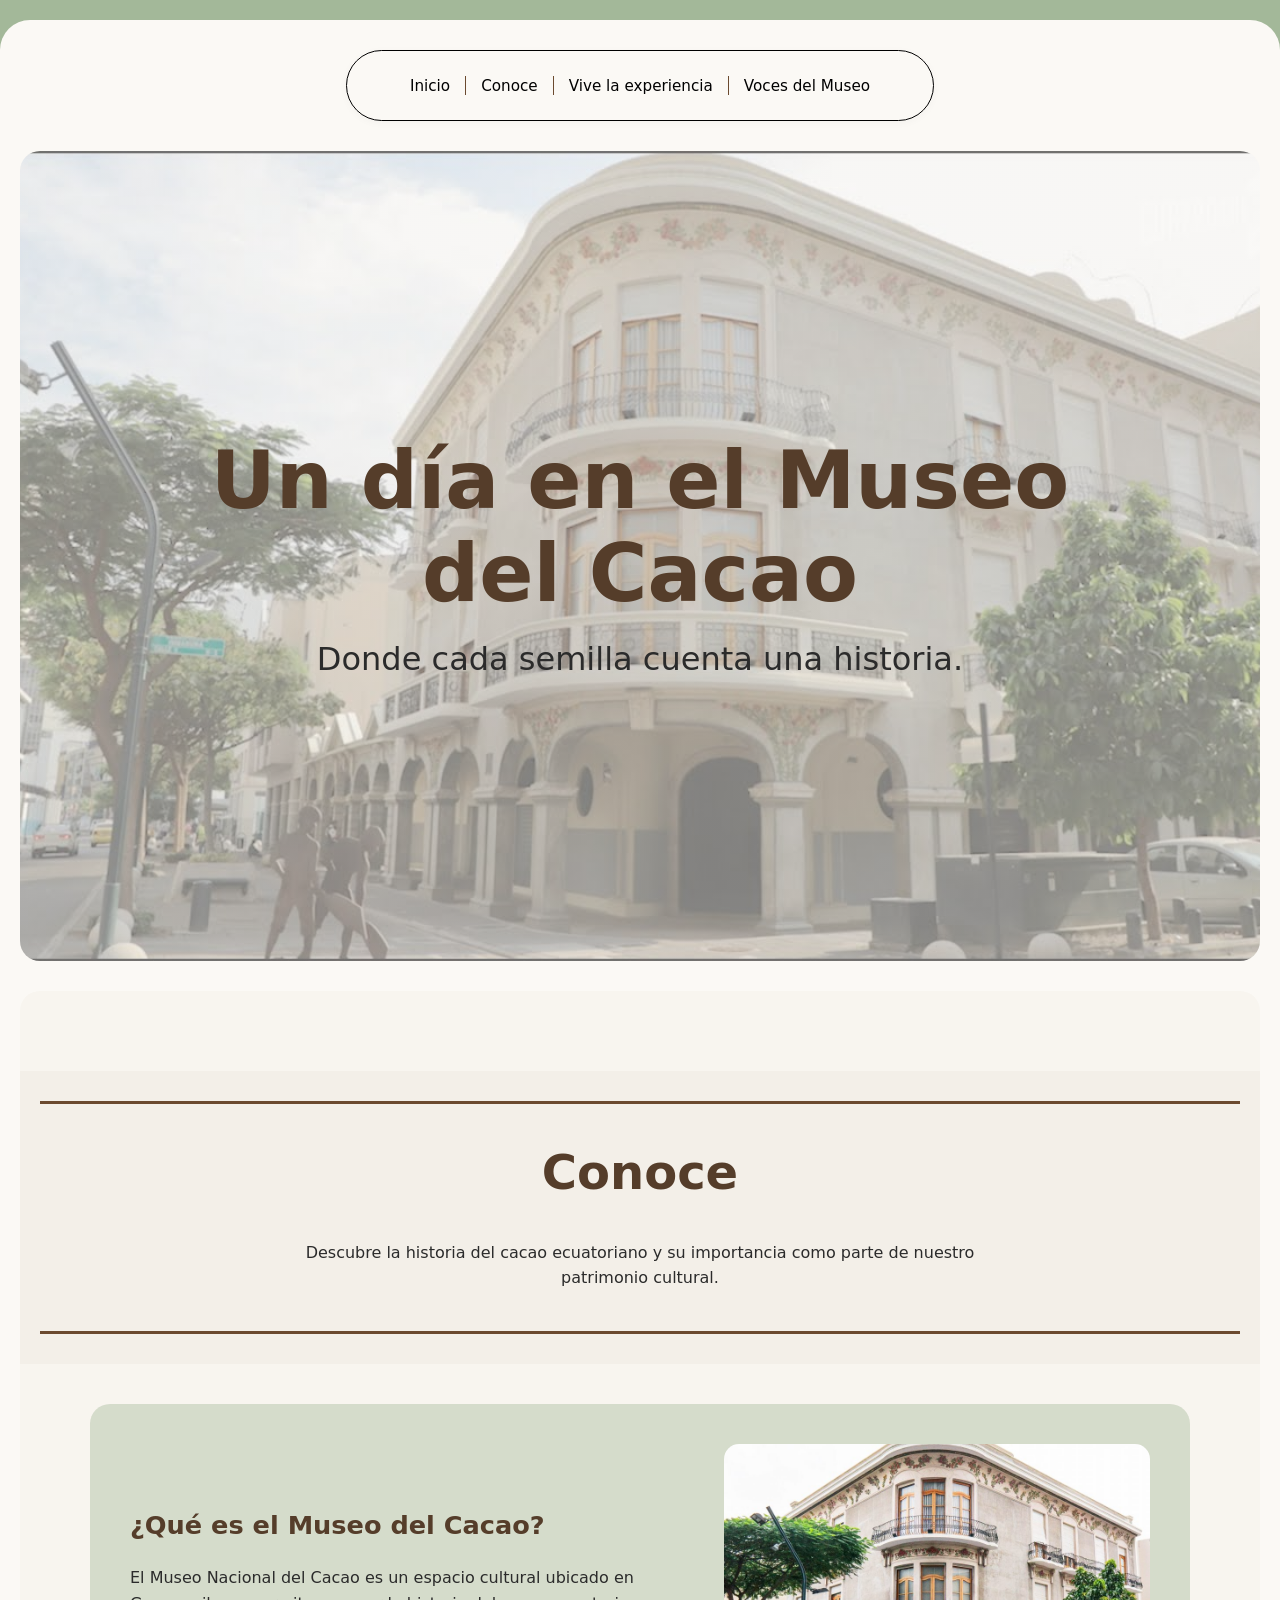
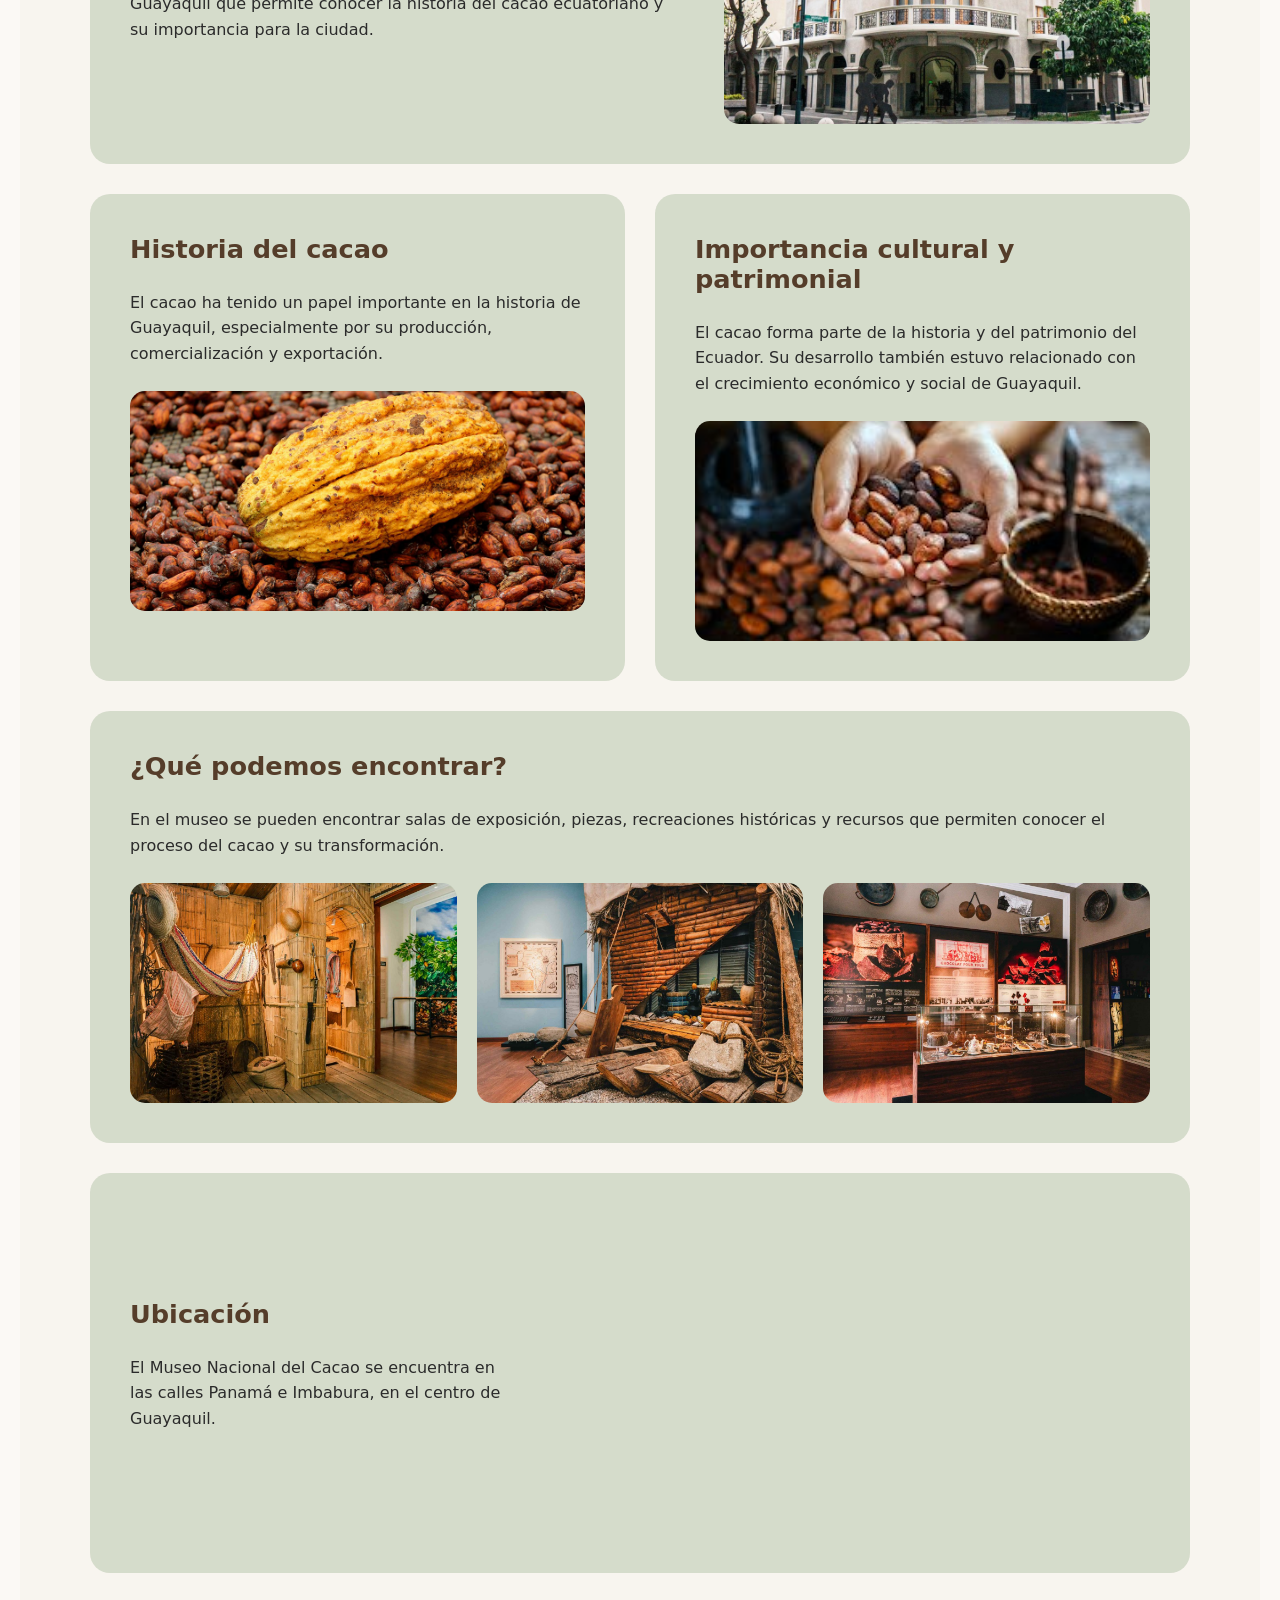
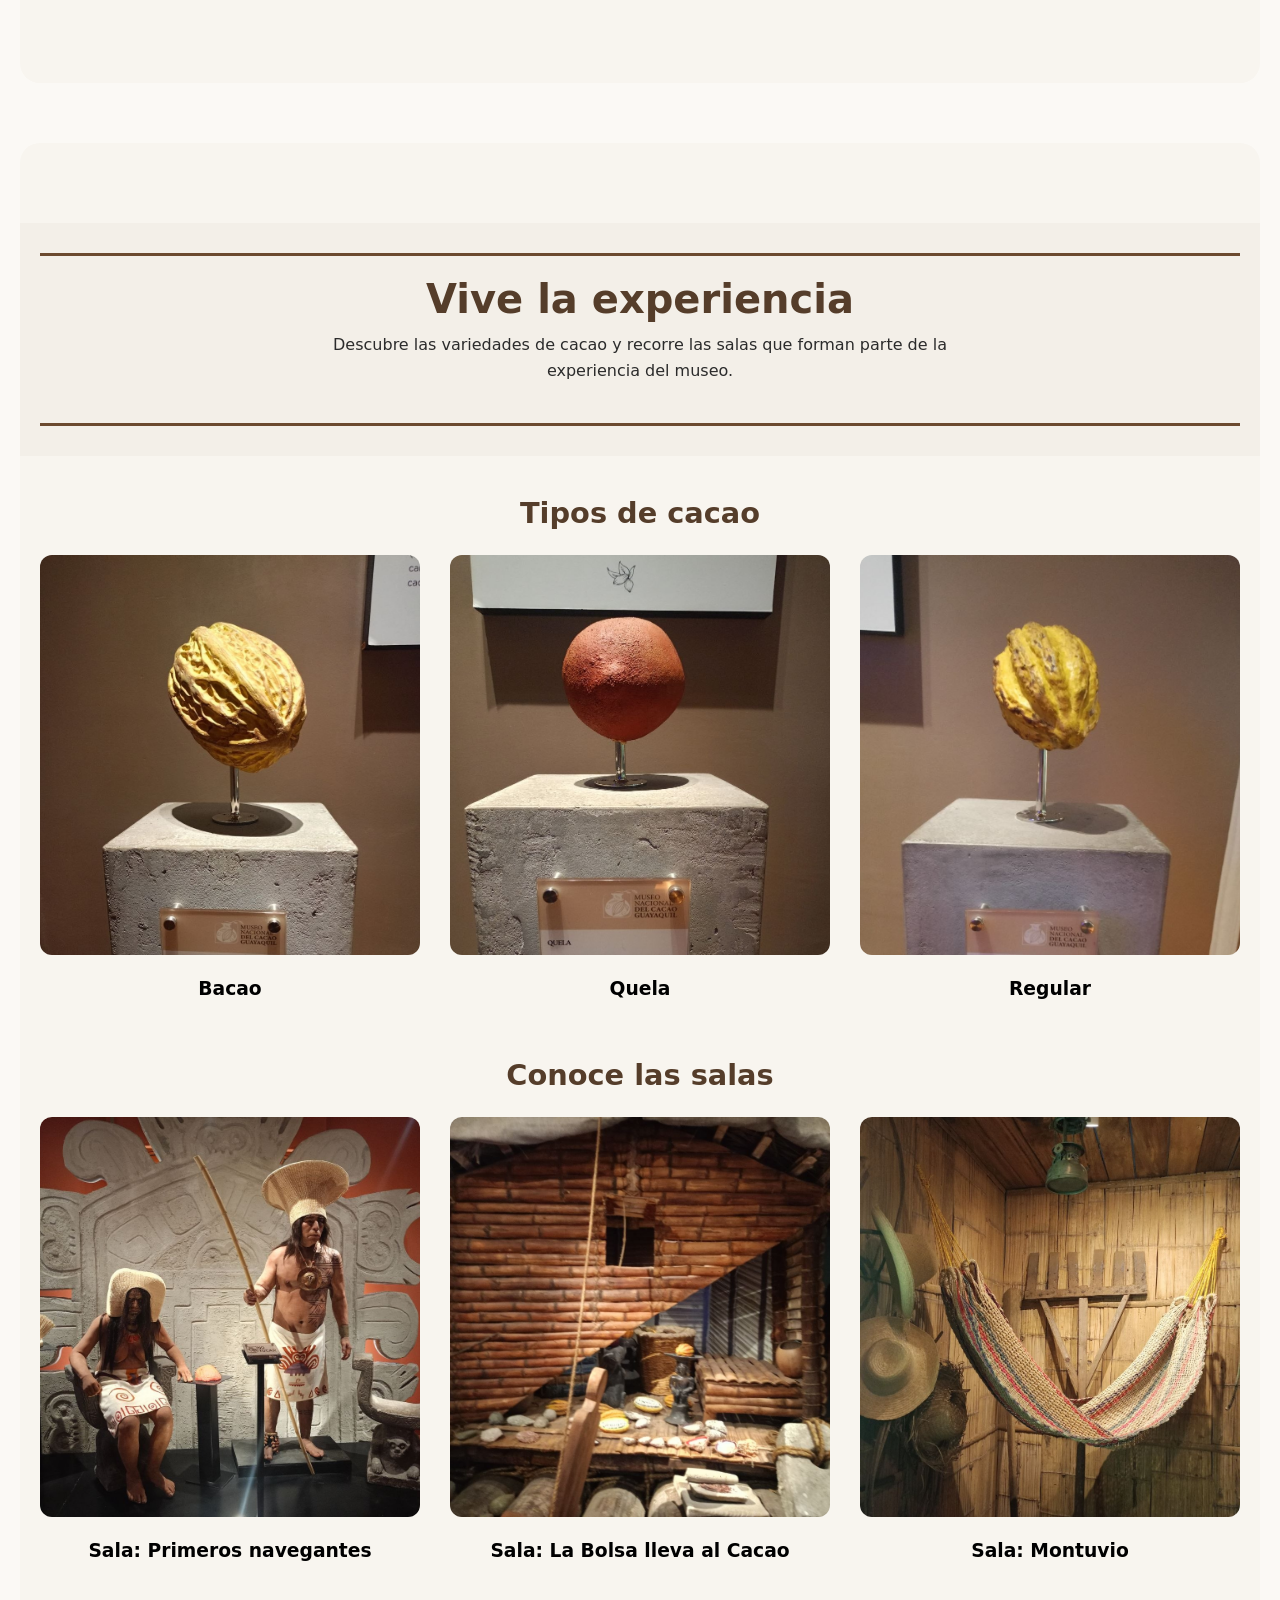
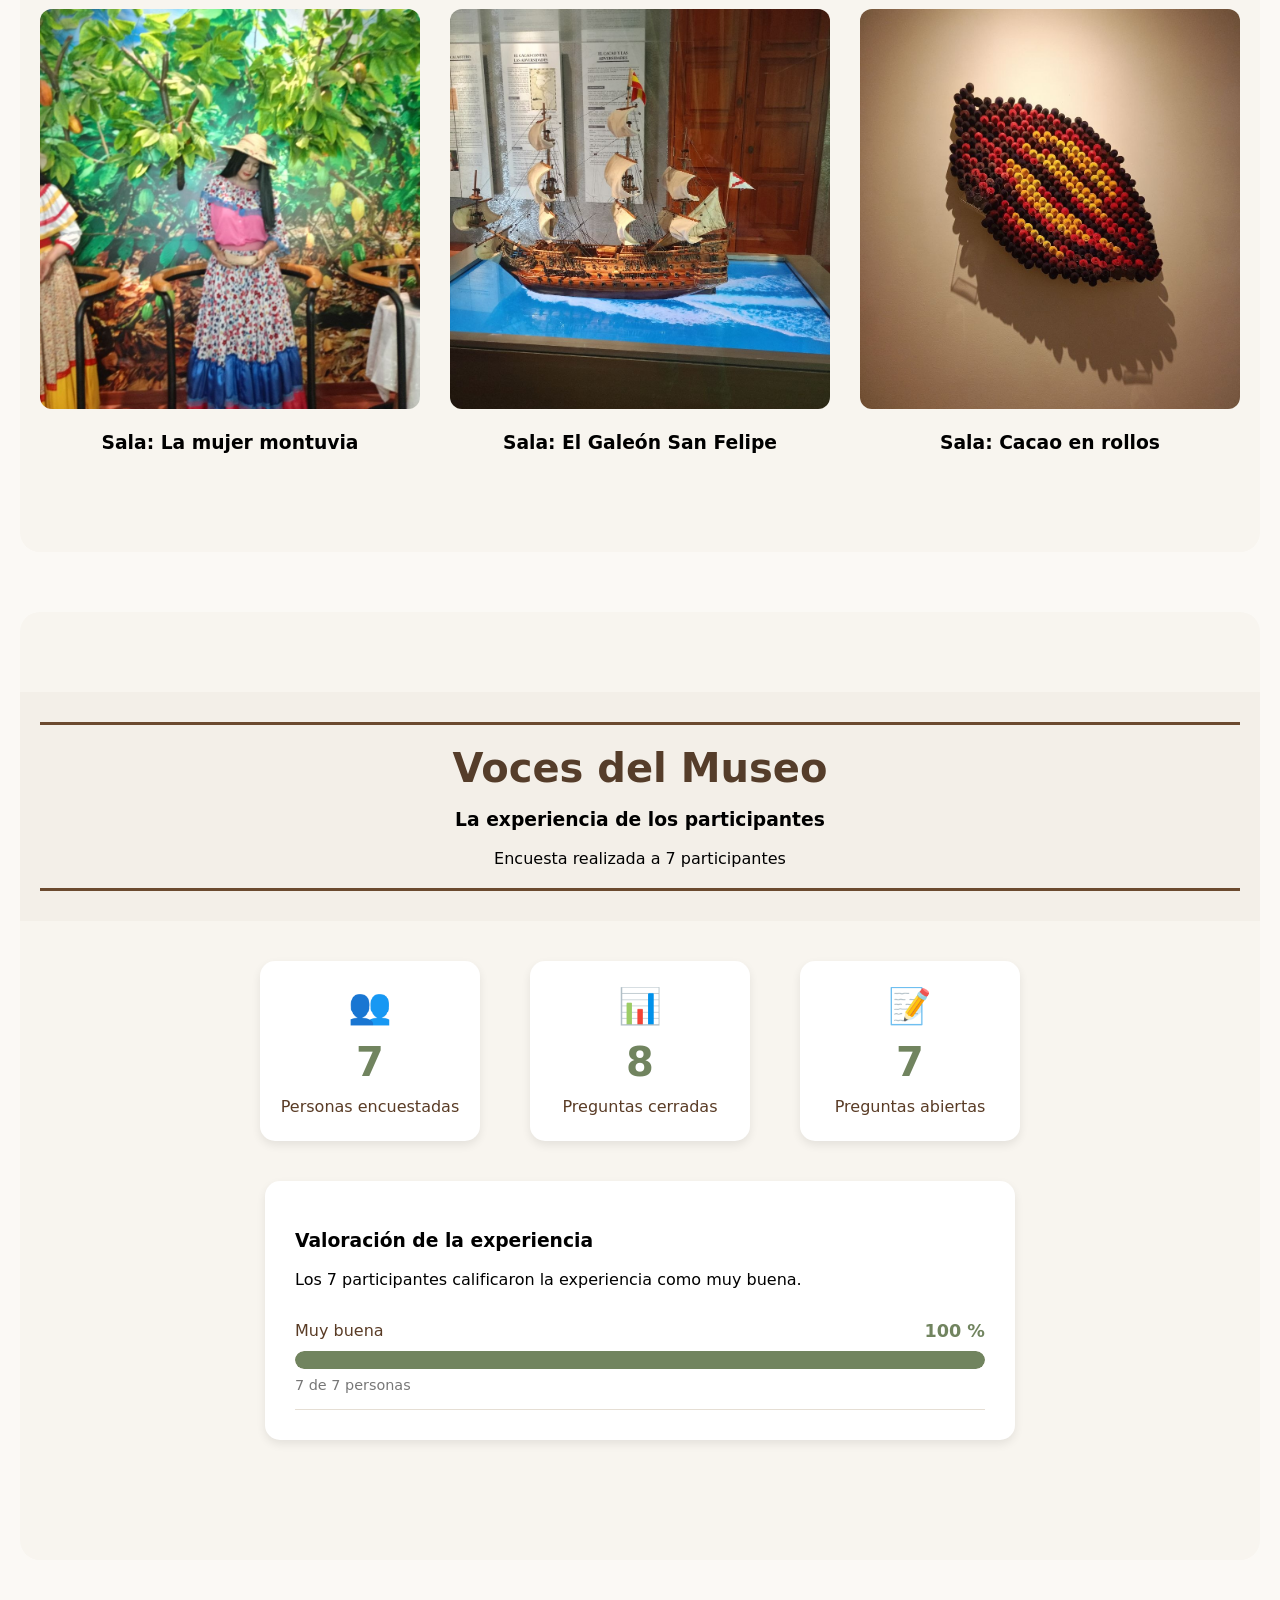
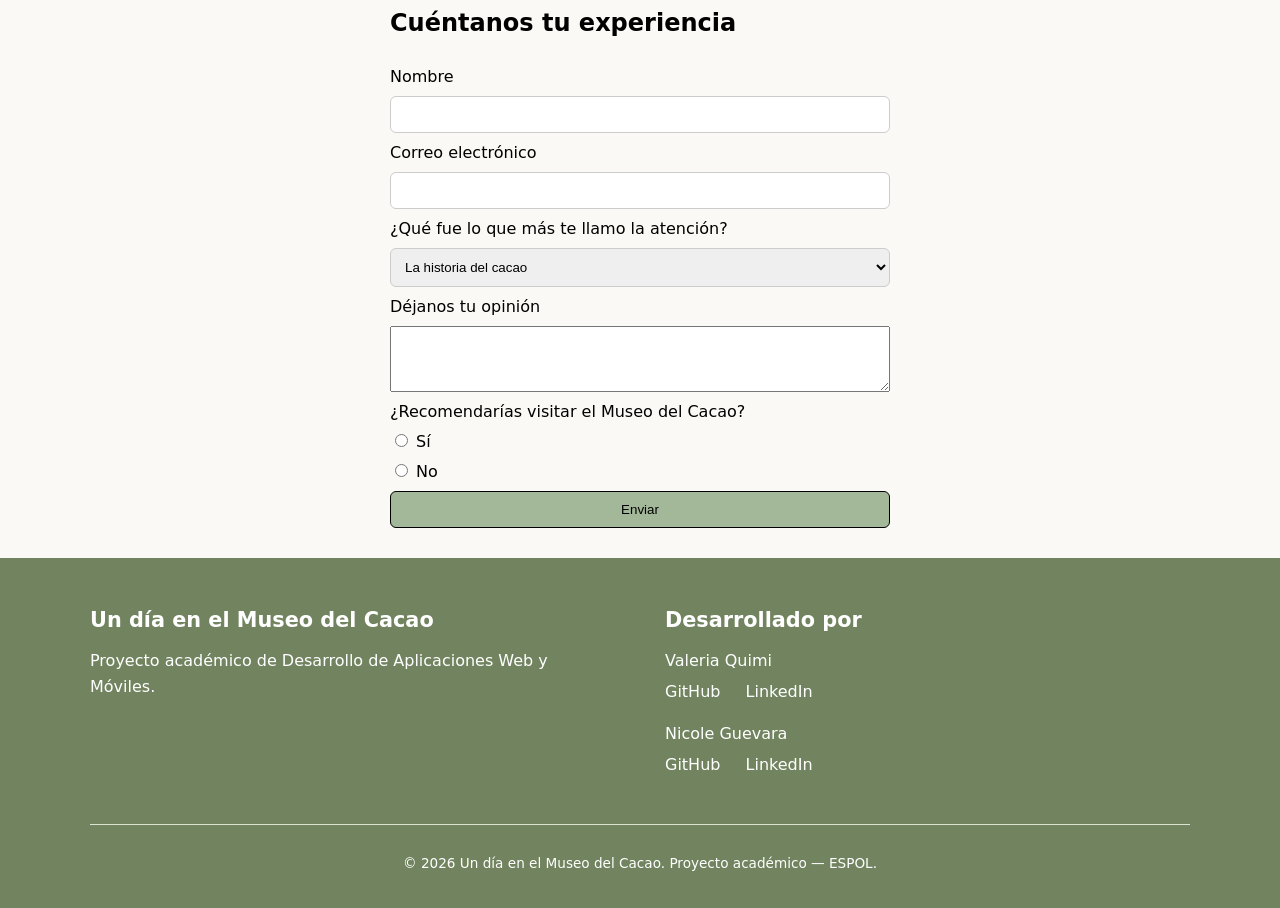
<file: index.html>
<!DOCTYPE html>

    <html lang="es">

    <head>
        <meta charset="UTF-8">
        <meta name="viewport" content="width=device-width, initial-scale=1.0">
        <meta name="description" content="Visita al Museo del Cacao">
        <title>Un día en el Museo del Cacao</title>
        <link rel="stylesheet" href="styles/estilos.css">
        <link rel="stylesheet" href="styles/estilos-conoce.css">
        <link rel="stylesheet" href="styles/estilos-experiencia.css">
        <link rel="stylesheet" href="styles/resultados.css">
        <link rel="stylesheet" href="styles/footer.css">
    </head>


    <body>
        <main class="card-container">
            <header class="cabecera">
                <nav class="navbar" aria-label="Secciones">
                    <ul>
                        <li><a href="#inicio">Inicio</a></li>
                        <li><a href="#conoce">Conoce</a></li>
                        <li><a href="#experiencia">Vive la experiencia</a></li>
                        <li><a href="#resultados">Voces del Museo</a></li>
                    </ul>
                </nav>
            </header>

            <section id="inicio">
                <div class="intro-container">
                    <h1>Un día en el Museo del Cacao</h1>
                    <p>Donde cada semilla cuenta una historia.</p>
                </div>
            </section>

            <section id="conoce">
                <div class="encabezado-seccion">
                    <div class="linea-seccion"></div>
                    <h2>Conoce</h2>
                    <p class="conoce-descripcion">
                        Descubre la historia del cacao ecuatoriano y su importancia
                        como parte de nuestro patrimonio cultural.
                    </p>
                    <div class="linea-seccion"></div>
                </div>

                <article class="conoce-card conoce-principal">

                    <div class="conoce-texto">
                        <h3>¿Qué es el Museo del Cacao?</h3>

                        <p>
                            El Museo Nacional del Cacao es un espacio cultural ubicado en
                            Guayaquil que permite conocer la historia del cacao ecuatoriano
                            y su importancia para la ciudad.
                        </p>
                    </div>

                    <figure class="conoce-imagen">
                        <img src="images/Museo.jpg" alt="Fachada del Museo Nacional del Cacao">
                    </figure>

                </article>

                <div class="conoce-doble">

                    <article class="conoce-card">

                        <h3>Historia del cacao</h3>

                        <p>
                            El cacao ha tenido un papel importante en la historia de
                            Guayaquil, especialmente por su producción, comercialización
                            y exportación.
                        </p>

                        <figure class="conoce-imagen-secundaria">
                            <img src="images/historia-cacao.jpg" alt="Representación de la historia del cacao">
                        </figure>

                    </article>


                    <article class="conoce-card">

                        <h3>Importancia cultural y patrimonial</h3>

                        <p>
                            El cacao forma parte de la historia y del patrimonio del Ecuador.
                            Su desarrollo también estuvo relacionado con el crecimiento
                            económico y social de Guayaquil.
                        </p>

                        <figure class="conoce-imagen-secundaria">
                            <img src="images/patrimonio-cacao.jpg" alt="Exposición cultural relacionada con el cacao">
                        </figure>

                    </article>

                </div>

                <article class="conoce-card conoce-contenido">

                    <h3>¿Qué podemos encontrar?</h3>

                    <p>
                        En el museo se pueden encontrar salas de exposición, piezas,
                        recreaciones históricas y recursos que permiten conocer el
                        proceso del cacao y su transformación.
                    </p>

                    <div class="conoce-imagenes-contenido">

                        <figure>
                            <img src="images/Museo-interior.jpg" alt="Interior del Museo Nacional del Cacao">
                        </figure>

                        <figure>
                            <img src="images/Museo-sala.jpg" alt="Sala de exposición del Museo Nacional del Cacao">
                        </figure>

                        <figure>
                            <img src="images/Museo-cacao.jpg" alt="Exposición relacionada con el cacao">
                        </figure>

                    </div>

                </article>

                <article class="conoce-card conoce-ubicacion">

                    <div class="conoce-texto">
                        <h3>Ubicación</h3>

                        <p>
                            El Museo Nacional del Cacao se encuentra en las calles Panamá
                            e Imbabura, en el centro de Guayaquil.
                        </p>

                    </div>

                    <div class="conoce-mapa">
                        <iframe
                            src="https://www.google.com/maps/embed?pb=!1m18!1m12!1m3!1d15947.635789418046!2d-79.8890866911447!3d-2.188200764825209!2m3!1f0!2f0!3f0!3m2!1i1024!2i768!4f13.1!3m3!1m2!1s0x902d6dd5ea960ba3%3A0x5b4a34d8ff7a24ce!2sMuseo%20Nacional%20del%20Cacao%20-%20Guayaquil!5e0!3m2!1ses-419!2sec!4v1791414735015!5m2!1ses-419!2sec"
                            width="400" height="300" style="border:0;" allowfullscreen="" loading="lazy"
                            referrerpolicy="strict-origin-when-cross-origin"
                            title="Ubicación del Museo Nacional del Cacao"></iframe>
                    </div>

                </article>
            </section>




            <section id="experiencia">

                <div class="encabezado-seccion">
                    <div class="linea-seccion"></div>
                    <h2>Vive la experiencia</h2>

                    <p class="experiencia-descripcion">
                        Descubre las variedades de cacao y recorre las salas
                        que forman parte de la experiencia del museo.
                    </p>

                    <div class="linea-seccion"></div>
                </div>

                <h3 class="experiencia-subtitulo">Tipos de cacao</h3>

                <div class="recorrido">

                    <article class="etapa">
                        <img src="images/experience/cacao-1.jpg" alt="Tipo de caco: Bacao">
                        <h3>Bacao</h3>
                    </article>

                    <article class="etapa">
                        <img src="images/experience/cacao-2.jpg" alt="Tipo de cacao: Quela">
                        <h3>Quela</h3>
                    </article>

                    <article class="etapa">
                        <img src="images/experience/cacao-3.jpg" alt="Tipo de cacao: Regular">
                        <h3>Regular</h3>
                    </article>

                </div>

                <h3 class="experiencia-subtitulo">Conoce las salas</h3>

                <div class="recorrido">

                    <article class="etapa">
                        <img src="images/experience/sala-3.jpg" alt="Sala 3: Primeros navegantes">
                        <h3>Sala: Primeros navegantes</h3>

                    </article>

                    <article class="etapa">

                        <img src="images/experience/sala-5.jpg" alt="Sala 5: La Bolsa lleva al Cacao ">
                        <h3>Sala: La Bolsa lleva al Cacao</h3>

                    </article>


                    <article class="etapa">
                        <img src="images/experience/sala-10.jpg" alt="Sala 10: Montuvio">
                        <h3>Sala: Montuvio</h3>

                    </article>

                    <article class="etapa">

                        <img src="images/experience/sala-4.jpg" alt="Sala: La mujer montuvia">
                        <h3>Sala: La mujer montuvia</h3>

                    </article>

                    <article class="etapa">

                        <img src="images/experience/sala-x.jpg" alt="Sala: El Galeón">
                        <h3>Sala: El Galeón San Felipe</h3>

                    </article>


                    <article class="etapa">

                        <img src="images/experience/sala-6.jpg" alt="Sala: Cacao en rollos">
                        <h3>Sala: Cacao en rollos</h3>

                    </article>
                </div>


            </section>


            <section id="resultados">

                <div class="encabezado-seccion">
                    <div class="linea-seccion"></div>
                    <h2>Voces del Museo</h2>
                    <h3>La experiencia de los participantes</h3>
                    <p>Encuesta realizada a 7 participantes</p>
                    <div class="linea-seccion"></div>
                </div>

                <div class="contenedor-resultados">

                    <div class="tarjeta-resultado">
                        <span class="icono">👥</span>
                        <h3>7</h3>
                        <p>Personas encuestadas</p>
                    </div>

                    <div class="tarjeta-resultado">
                        <span class="icono">📊</span>
                        <h3>8</h3>
                        <p>Preguntas cerradas</p>
                    </div>

                    <div class="tarjeta-resultado">
                        <span class="icono">📝</span>
                        <h3>7</h3>
                        <p>Preguntas abiertas</p>
                    </div>

                </div>


                <article class="bloque-grafico">
                    <h3>Valoración de la experiencia</h3>
                    <p>Los 7 participantes calificaron la experiencia
                        como muy buena.
                    </p>

                    <div class="resultado-item">
                        <div class="resultado-info">
                            <span>Muy buena</span>
                            <strong>100 %</strong>
                        </div>

                        <div class="barra-fondo" role="progressbar" aria-label="Valoración muy buena"
                            aria-valuenow="100" aria-valuemin="0" aria-valuemax="100">

                            <div class="barra-progreso" style="width: 100%;">
                            </div>
                        </div>

                        <p class="detalle-resultado">
                            7 de 7 personas
                        </p>
                    </div>



                </article>
            </section>


            <section id="formulario">

                <form method="get" class="formulario">

                    <h2>Cuéntanos tu experiencia</h2>

                    <label for="nombre">Nombre</label>
                    <input type="text" id="nombre" name="nombre" required autocomplete="name">

                    <label for="correo">Correo electrónico</label>
                    <input type="email" id="correo" name="correo" required autocomplete="email">

                    <label for="atencion">¿Qué fue lo que más te llamo la atención?</label>
                    <select id="atencion" name="atencion">
                        <option value="historia">La historia del cacao</option>
                        <option value="actividades">Las actividades</option>
                        <option value="exhibiciones">Las exhibiciones</option>
                        <option value="otro">Otro</option>
                    </select>

                    <label for="mensaje">Déjanos tu opinión</label>
                    <textarea id="mensaje" name="mensaje" rows="4" minlength="10" required></textarea>

                    <label>¿Recomendarías visitar el Museo del Cacao?</label>

                    <label>
                        <input type="radio" name="recomendaria" value="si" required>
                        Sí
                    </label>

                    <label>
                        <input type="radio" name="recomendaria" value="no">
                        No
                    </label>

                    <button type="submit">Enviar</button>
                </form>

            </section>

        </main>

        <footer class="footer">

            <div class="footer-contenido">

                <div class="footer-proyecto">
                    <h3>Un día en el Museo del Cacao</h3>
                    <p>
                        Proyecto académico de Desarrollo de
                        Aplicaciones Web y Móviles.
                    </p>
                </div>

                <div class="footer-autores">
                    <h3>Desarrollado por</h3>

                    <div class="footer-autor">
                        <p>Valeria Quimi</p>
                        <a href="https://github.com/ValeriaQuimi"
                           target="_blank" rel="noopener noreferrer">
                            GitHub
                        </a>
                        <a href="https://www.linkedin.com/in/vriaquim/"
                           target="_blank" rel="noopener noreferrer">
                            LinkedIn
                        </a>
                    </div>

                    <div class="footer-autor">
                        <p>Nicole Guevara</p>
                        <a href="https://github.com/nicguecrz-glitch"
                           target="_blank" rel="noopener noreferrer">
                            GitHub
                        </a>
                        <a href="https://www.linkedin.com/in/nicole-guevara-cruz-80ba97299/"
                           target="_blank" rel="noopener noreferrer">
                            LinkedIn
                        </a>
                    </div>
                </div>

            </div>

            <div class="footer-inferior">
                <p>
                    &copy; 2026 Un día en el Museo del Cacao.
                    Proyecto académico — ESPOL.
                </p>
            </div>

        </footer>

    </body>
</html>
</file>
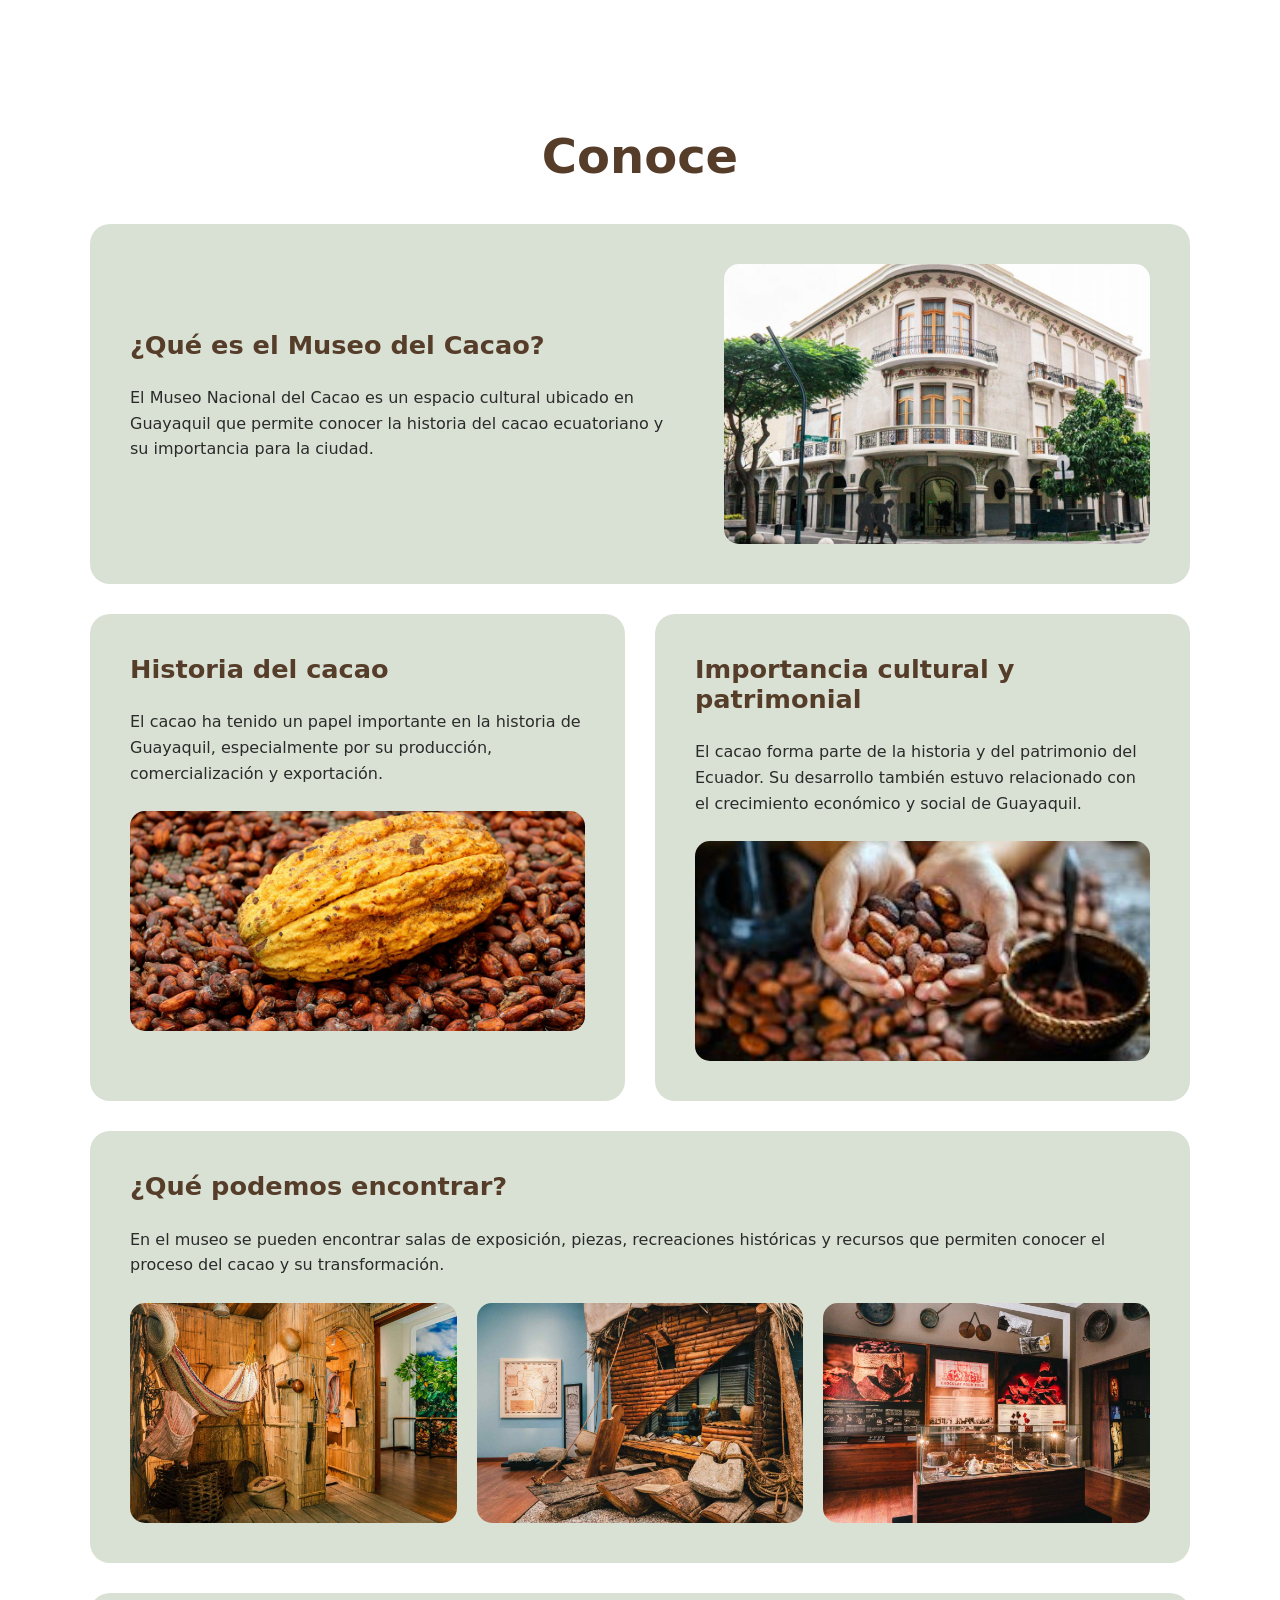
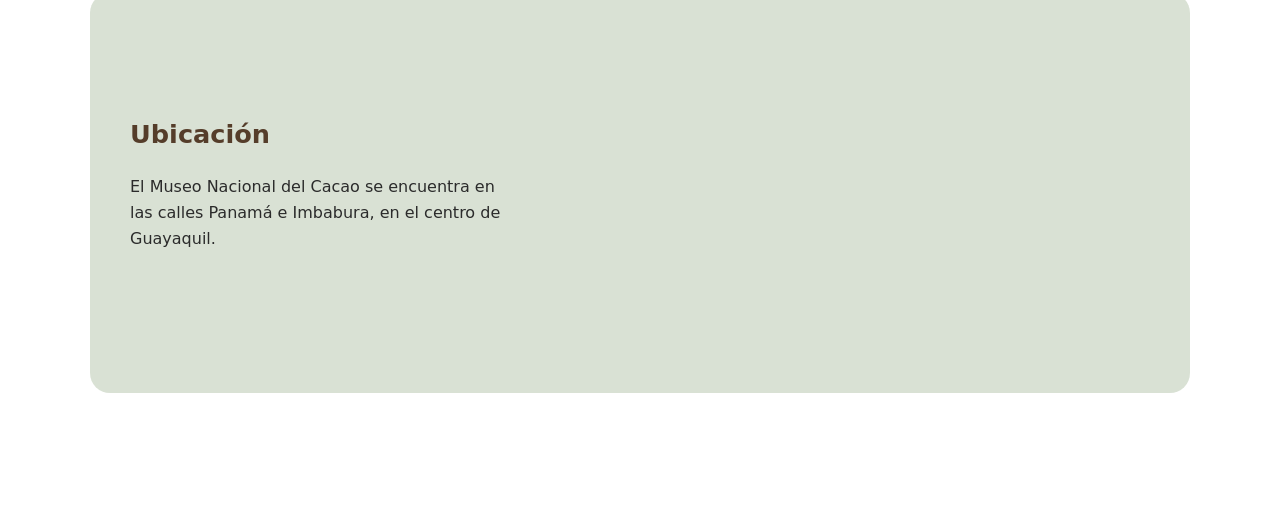
<file: conoce.html>
<!DOCTYPE html>
<html lang="es">

<head>
    <meta charset="UTF-8">
    <meta name="viewport" content="width=device-width, initial-scale=1.0">
    <title>Conoce | Museo del Cacao</title>

    <link rel="stylesheet" href="estilos-conoce.css">
</head>

<body>

    <main>
        <section id="conoce">
            <h2>Conoce</h2>

            <article class="conoce-card conoce-principal">

                <div class="conoce-texto">
                    <h3>¿Qué es el Museo del Cacao?</h3>

                    <p>
                        El Museo Nacional del Cacao es un espacio cultural ubicado en
                        Guayaquil que permite conocer la historia del cacao ecuatoriano
                        y su importancia para la ciudad.
                    </p>
                </div>

                <figure class="conoce-imagen">
                    <img src="Museo.jpg"
                        alt="Fachada del Museo Nacional del Cacao">
                </figure>

            </article>

            <div class="conoce-doble">

                <article class="conoce-card">

                    <h3>Historia del cacao</h3>

                    <p>
                        El cacao ha tenido un papel importante en la historia de
                        Guayaquil, especialmente por su producción, comercialización
                        y exportación.
                    </p>

                    <figure class="conoce-imagen-secundaria">
                        <img src="historia-cacao.jpg"
                            alt="Representación de la historia del cacao">
                    </figure>

                </article>


                <article class="conoce-card">

                    <h3>Importancia cultural y patrimonial</h3>

                    <p>
                        El cacao forma parte de la historia y del patrimonio del Ecuador.
                        Su desarrollo también estuvo relacionado con el crecimiento
                        económico y social de Guayaquil.
                    </p>

                    <figure class="conoce-imagen-secundaria">
                        <img src="patrimonio-cacao.jpg"
                            alt="Exposición cultural relacionada con el cacao">
                    </figure>

                </article>

            </div>

            <article class="conoce-card conoce-contenido">

                <h3>¿Qué podemos encontrar?</h3>

                <p>
                    En el museo se pueden encontrar salas de exposición, piezas,
                    recreaciones históricas y recursos que permiten conocer el
                    proceso del cacao y su transformación.
                </p>

                <div class="conoce-imagenes-contenido">

                    <figure>
                        <img src="Museo-interior.jpg"
                            alt="Interior del Museo Nacional del Cacao">
                    </figure>

                    <figure>
                        <img src="Museo-sala.jpg"
                            alt="Sala de exposición del Museo Nacional del Cacao">
                    </figure>

                    <figure>
                        <img src="Museo-cacao.jpg"
                            alt="Exposición relacionada con el cacao">
                    </figure>

                </div>

            </article>

            <article class="conoce-card conoce-ubicacion">

                <div class="conoce-texto">
                    <h3>Ubicación</h3>

                    <p>
                        El Museo Nacional del Cacao se encuentra en las calles Panamá
                        e Imbabura, en el centro de Guayaquil.
                    </p>
               
                </div>

                <div class="conoce-mapa">
                    <iframe 
                    src="https://www.google.com/maps/embed?pb=!1m18!1m12!1m3!1d15947.635789418046!2d-79.8890866911447!3d-2.188200764825209!2m3!1f0!2f0!3f0!3m2!1i1024!2i768!4f13.1!3m3!1m2!1s0x902d6dd5ea960ba3%3A0x5b4a34d8ff7a24ce!2sMuseo%20Nacional%20del%20Cacao%20-%20Guayaquil!5e0!3m2!1ses-419!2sec!4v1791414735015!5m2!1ses-419!2sec" 
                    width="400" height="300" style="border:0;" allowfullscreen="" loading="lazy" referrerpolicy="strict-origin-when-cross-origin" title="Ubicación del Museo Nacional del Cacao"></iframe>
                </div>

            </article>
        </section>
    </main>

</body>

</html>
</file>
<file: styles/estilos.css>
body {
  margin: 0;
  padding: 0;
  background-color: #a3b899;
  font-family: system-ui, -apple-system, sans-serif;
}


.card-container {
  background-color: #fbf9f5;
  border-top-left-radius: 30px;
  border-top-right-radius: 30px;
  margin-top: 20px;
  padding: 30px 20px;
  min-height: 100vh;
  box-sizing: border-box;

  display: flex;
  flex-direction: column;


}

.cabecera {
  display: flex;
  justify-content: center;
  width: 100%;
  margin-bottom: 30px;
}


.navbar {
  display: flex;
  align-items: center;
  justify-content: center;
  padding: 25px 48px;
  background-color: transparent;
  border: 1px solid #000000;
  border-radius: 9999px;
  box-shadow: 0 2px 8px rgba(0, 0, 0, 0.03);
}



.navbar ul {
    display: flex;
    align-items: center;
    gap: 0;
    list-style: none;
    margin: 0;
    padding: 0;
    flex-wrap: wrap;
    justify-content: center;
}

.navbar li {
    padding: 0 15px;
}

.navbar li + li {
    border-left: 1px solid #6b4a2f;
}

.navbar a {
  color: #000000;
  text-decoration: none;
  font-weight: 500;
  font-size: 0.95rem;
}


#inicio {
  min-height: 90vh;

  background-image:
    linear-gradient(rgba(251, 249, 245, 0.45), rgba(251, 249, 245, 0.45)),
    url("../images/fondo_museo.jpg");

  background-size: cover;
  background-position: center;
  border-radius: 20px;

  display: flex;
  align-items: center;
  justify-content: center;
}

.intro-container {
  max-width: 900px;
  text-align: center;
  margin: 0;
}

.intro-container h1 {
  color: #553d2a;
  font-size: 5rem;
  margin: 0 0 20px 0;
}

.intro-container p {
  color: #2b2b2b;
  font-size: 2rem;
  margin: 0;
}

.encabezado-seccion {
  text-align: center;
  max-width: 900px;
  margin: 0 auto 40px;
  padding: 25px 20px;
  background-color: #f3efe8;
  border-radius: 18px;
  box-sizing: border-box;
}

.linea-seccion {
  width: 100%;
  max-width: 820px;
  height: 3px;
  background-color: #6b4a2f;
  margin: 0 auto 20px;
  border-radius: 999px;
}

.encabezado-seccion .linea-seccion:last-of-type {
  margin: 20px auto 0;
}

#conoce,
#experiencia,
#resultados {
  padding: 80px 20px;
  border-radius: 20px;
  margin: 30px auto;
  box-sizing: border-box;
}

#conoce {
  background-color: #fcfaf6;
}

#experiencia {
  background-color: #f8f5ef;
}

#resultados {
  background-color: #fcfaf6;
}

.encabezado-seccion {
    width: 100%;
    max-width: none;
    margin: 0 0 40px;
    padding: 30px 20px;
    background-color: #f3efe8;
    border-radius: 0;
    box-sizing: border-box;
    text-align: center;
}

.linea-seccion {
    width: 100%;
    max-width: none;
    height: 3px;
    background-color: #6b4a2f;
    margin: 0 auto 20px;
    border-radius: 0;
}

.encabezado-seccion .linea-seccion:last-of-type {
    margin: 20px auto 0;
}

#conoce > .encabezado-seccion,
#experiencia > .encabezado-seccion,
#resultados > .encabezado-seccion {
    width: auto;
    margin-left: -20px;
    margin-right: -20px;
}

#conoce,
#experiencia,
#resultados {
    width: 100%;
    max-width: none;
    background-color: #f8f5ef;
    padding: 80px 20px;
    margin: 30px auto;
    border-radius: 20px;
    box-sizing: border-box;
}

.encabezado-seccion {
    width: 100%;
    max-width: none;
    background-color: #f3efe8;
    border-radius: 0;
    padding: 30px 20px;
    margin: 0 0 40px;
    box-sizing: border-box;
    text-align: center;
}

.linea-seccion {
    width: 100%;
    max-width: none;
    height: 3px;
    background-color: #6b4a2f;
    margin: 0 auto 20px;
}

.encabezado-seccion .linea-seccion:last-of-type {
    margin: 20px auto 0;
}
</file>
<file: styles/estilos-conoce.css>
#conoce {
    font-family: system-ui, -apple-system, sans-serif;
}

#conoce h2 {
    color: #553d2a;
    font-size: 3rem;
    text-align: center;
    margin-bottom: 40px;
}

#conoce .conoce-descripcion {
    text-align: center;
    max-width: 700px;
    margin: 0 auto 40px;
    line-height: 1.6;
    color: #2b2b2b;
}

#conoce .conoce-principal {
    max-width: 1100px;
    margin: 0 auto 30px auto;
    padding: 40px;

    background-color: #a3b899;
    border-radius: 20px;

    display: grid;
    grid-template-columns: 1.3fr 1fr;
    gap: 40px;
    align-items: center;

    box-sizing: border-box;
}

#conoce .conoce-principal h3 {
    color: #553d2a;
    font-size: 1.6rem;
    margin-top: 0;
}

#conoce .conoce-principal p {
    color: #2b2b2b;
    line-height: 1.6;
}

#conoce .conoce-imagen {
    margin: 0;
}

#conoce .conoce-imagen img {
    width: 100%;
    height: 280px;
    object-fit: cover;
    border-radius: 15px;
    display: block;
}

#conoce .conoce-doble {
    max-width: 1100px;
    margin: 0 auto 30px auto;

    display: grid;
    grid-template-columns: 1fr 1fr;
    gap: 30px;
}

#conoce .conoce-card {
    background-color: #a3b8996a;
    border-radius: 20px;
    padding: 40px;
    box-sizing: border-box;
}

#conoce .conoce-card h3 {
    color: #553d2a;
    font-size: 1.6rem;
    margin-top: 0;
}

#conoce .conoce-card p {
    color: #2b2b2b;
    line-height: 1.6;
}

#conoce .conoce-imagen-secundaria {
    margin: 25px 0 0 0;
}

#conoce .conoce-imagen-secundaria img {
    width: 100%;
    height: 220px;
    object-fit: cover;
    border-radius: 15px;
    display: block;
}

#conoce .conoce-contenido {
    max-width: 1100px;
    margin: 0 auto 30px auto;
}

#conoce .conoce-imagenes-contenido {
    display: flex;
    gap: 20px;
    margin-top: 25px;
}

#conoce .conoce-imagenes-contenido figure {
    flex: 1;
    margin: 0;
}

#conoce .conoce-imagenes-contenido img {
    width: 100%;
    height: 220px;
    object-fit: cover;
    border-radius: 15px;
    display: block;
}

/* Ubicación */

#conoce .conoce-ubicacion {
    max-width: 1100px;
    margin: 0 auto 30px auto;

    display: grid;
    grid-template-columns: 1fr 1.5fr;
    gap: 40px;
    align-items: center;
}

#conoce .conoce-mapa iframe {
    width: 100%;
    height: 320px;
    border: 0;
    border-radius: 15px;
    display: block;
}


/* Diseño adaptable para celulares */

@media (max-width: 768px) {

    #conoce {
        padding: 40px 15px;
    }

    #conoce h2 {
        font-size: 2rem;
    }

    #conoce .conoce-principal,
    #conoce .conoce-doble,
    #conoce .conoce-ubicacion {
        grid-template-columns: 1fr;
    }

    #conoce .conoce-principal,
    #conoce .conoce-card {
        padding: 20px;
    }

    #conoce .conoce-imagenes-contenido {
        flex-direction: column;
    }

    #conoce .conoce-imagen img,
    #conoce .conoce-imagen-secundaria img,
    #conoce .conoce-imagenes-contenido img {
        max-width: 100%;
        height: auto;
    }

    #conoce .conoce-mapa iframe {
        max-width: 100%;
    }
}
</file>
<file: styles/estilos-experiencia.css>
.recorrido {
  display: grid;
  grid-template-columns: repeat(3, 1fr);
  gap: 30px;
  max-width: 1400px;
  width: 100%;
  margin: 0 auto;
  text-align: center;
}

#experiencia h2 {
  color: #553d2a;
  font-size: 2.5rem;
  margin: 10px 0 10px 0;
  text-align: center;
}

.experiencia-descripcion {
    text-align: center;
    max-width: 700px;
    margin: 0 auto 40px;
    line-height: 1.6;
    color: #2b2b2b;
}

.experiencia-subtitulo {
    color: #553d2a;
    font-size: 1.8rem;
    text-align: center;
    margin: 40px 0 25px;
}

.etapa img {
  width: 100%;
  height: 400px;
  object-fit: cover;
  border-radius: 12px;

}

.formulario {
  display: flex;
  flex-direction: column;
  gap: 10px;
  max-width: 500px;
  margin: 0 auto;
}

.formulario input,
.formulario select {
  padding: 10px;
  border-radius: 6px;
  border: 1px solid #ccc;
}

.formulario button {
  padding: 10px;
  border: 1px solid black;
  border-radius: 6px;
  cursor: pointer;
  background-color: #a3b899;
}

@media (max-width: 768px) {
    .navbar {
        max-width: 100%;
        padding: 15px;
        box-sizing: border-box;
    }

    .navbar ul {
        gap: 15px;
        flex-wrap: wrap;
        justify-content: center;
    }

    .intro-container h1 {
        font-size: 2.5rem;
    }

    .intro-container p {
        font-size: 1.2rem;
    }

    .recorrido {
        grid-template-columns: 1fr;
    }
  }
</file>
<file: styles/resultados.css>
#resultados {
    width: 100%;
    max-width: none;
    margin: 30px auto;
    padding: 80px 20px;
    background-color: #f8f5ef;
    border-radius: 20px;
    box-sizing: border-box;
}

#resultados h2 {
    color: #553d2a;
    font-size: 2.5rem;
    margin: 10px 0 10px 0;
    text-align: center;
}


.contenedor-resultados {
    display: flex;
    justify-content: center;
    align-items: stretch;
    gap: 50px;
    flex-wrap: wrap;
}

.tarjeta-resultado {
    background-color: white;
    width: 220px;
    padding: 25px 15px;
    border-radius: 15px;
    box-shadow: 0 4px 10px #00000015;
    box-sizing: border-box;
}

.icono {
    font-size: 35px;
    text-align: center;
    display: block;

}

.tarjeta-resultado h3 {
    color: #71845f;
    font-size: 40px;
    margin: 12px 0;
    text-align: center;
}

.tarjeta-resultado p {
    color: #593b25;
    font-size: 16px;
    margin: 0;
    text-align: center;
}


.bloque-grafico {
    max-width: 750px;
    margin: 40px auto;
    padding: 30px;
    background-color: #ffffff;
    border-radius: 15px;
    box-shadow: 0 4px 10px #00000015;
    box-sizing: border-box;
}

.resultado-item {
    display: block;
    padding: 16px 0;
    border-bottom: 1px solid #e5ded4;
}

.barra-fondo {
    width: 100%;
    height: 18px;
    background-color: #e8e2d8;
    border-radius: 20px;
    overflow: hidden;
}

.barra-progreso {
    height: 100%;
    background-color: #71845f;
    border-radius: 20px;
    transition: width 0.5s ease;
}

.detalle-resultado {
    color: #777;
    font-size: 0.9rem;
    margin: 8px 0 0;
}

.resultado-info {
    display: flex;
    justify-content: space-between;
    align-items: center;
    margin-bottom: 10px;
    color: #593b25;
}

.resultado-info strong {
    color: #71845f;
    font-size: 1.1rem;
}
</file>
<file: styles/footer.css>
.footer {
    background-color: #71845f;
    color: #ffffff;
    padding: 50px 30px 20px;
    font-family: system-ui, -apple-system, sans-serif;
}

.footer-contenido {
    display: grid;
    grid-template-columns: 1fr 1fr;
    gap: 50px;
    max-width: 1100px;
    margin: 0 auto;
}

.footer h3 {
    font-size: 1.3rem;
    margin-top: 0;
    margin-bottom: 15px;
}

.footer p {
    line-height: 1.6;
}

.footer-autor {
    margin-bottom: 20px;
}

.footer-autor p {
    margin-bottom: 8px;
    font-weight: 500;
}

.footer a {
    color: #ffffff;
    text-decoration: none;
    margin-right: 20px;
    border-bottom: 1px solid transparent;
}

.footer a:hover {
    border-bottom-color: #ffffff;
}

.footer-inferior {
    max-width: 1100px;
    margin: 30px auto 0;
    padding-top: 15px;
    border-top: 1px solid #d9e3cf;
    text-align: center;
    font-size: 0.85rem;
}

@media (max-width: 768px) {
    .footer-contenido {
        grid-template-columns: 1fr;
        gap: 25px;
    }

    .footer {
        padding: 35px 20px 15px;
    }
}
</file>
<file: estilos-conoce.css>
#conoce {
    padding: 80px 20px;
    font-family: system-ui, -apple-system, sans-serif;
}

#conoce h2 {
    color: #553d2a;
    font-size: 3rem;
    text-align: center;
    margin-bottom: 40px;
}

#conoce .conoce-principal {
    max-width: 1100px;
    margin: 0 auto 30px auto;
    padding: 40px;

    background-color: #a3b899;
    border-radius: 20px;

    display: grid;
    grid-template-columns: 1.3fr 1fr;
    gap: 40px;
    align-items: center;

    box-sizing: border-box;
}

#conoce .conoce-principal h3 {
    color: #553d2a;
    font-size: 1.6rem;
    margin-top: 0;
}

#conoce .conoce-principal p {
    color: #2b2b2b;
    line-height: 1.6;
}

#conoce .conoce-imagen {
    margin: 0;
}

#conoce .conoce-imagen img {
    width: 100%;
    height: 280px;
    object-fit: cover;
    border-radius: 15px;
    display: block;
}

#conoce .conoce-doble {
    max-width: 1100px;
    margin: 0 auto 30px auto;

    display: grid;
    grid-template-columns: 1fr 1fr;
    gap: 30px;
}

#conoce .conoce-card {
    background-color: #a3b8996a;
    border-radius: 20px;
    padding: 40px;
    box-sizing: border-box;
}

#conoce .conoce-card h3 {
    color: #553d2a;
    font-size: 1.6rem;
    margin-top: 0;
}

#conoce .conoce-card p {
    color: #2b2b2b;
    line-height: 1.6;
}

#conoce .conoce-imagen-secundaria {
    margin: 25px 0 0 0;
}

#conoce .conoce-imagen-secundaria img {
    width: 100%;
    height: 220px;
    object-fit: cover;
    border-radius: 15px;
    display: block;
}

#conoce .conoce-contenido {
    max-width: 1100px;
    margin: 0 auto 30px auto;
}

#conoce .conoce-imagenes-contenido {
    display: flex;
    gap: 20px;
    margin-top: 25px;
}

#conoce .conoce-imagenes-contenido figure {
    flex: 1;
    margin: 0;
}

#conoce .conoce-imagenes-contenido img {
    width: 100%;
    height: 220px;
    object-fit: cover;
    border-radius: 15px;
    display: block;
}

/* Ubicación */

#conoce .conoce-ubicacion {
    max-width: 1100px;
    margin: 0 auto 30px auto;

    display: grid;
    grid-template-columns: 1fr 1.5fr;
    gap: 40px;
    align-items: center;
}

#conoce .conoce-mapa iframe {
    width: 100%;
    height: 320px;
    border: 0;
    border-radius: 15px;
    display: block;
}


/* Diseño adaptable para celulares */

@media (max-width: 768px) {

    #conoce {
        padding: 40px 15px;
    }

    #conoce h2 {
        font-size: 2rem;
    }

    #conoce .conoce-principal,
    #conoce .conoce-doble,
    #conoce .conoce-ubicacion {
        grid-template-columns: 1fr;
    }

    #conoce .conoce-principal,
    #conoce .conoce-card {
        padding: 20px;
    }

    #conoce .conoce-imagenes-contenido {
        flex-direction: column;
    }

    #conoce .conoce-imagen img,
    #conoce .conoce-imagen-secundaria img,
    #conoce .conoce-imagenes-contenido img {
        max-width: 100%;
        height: auto;
    }

    #conoce .conoce-mapa iframe {
        max-width: 100%;
    }
}
</file>
